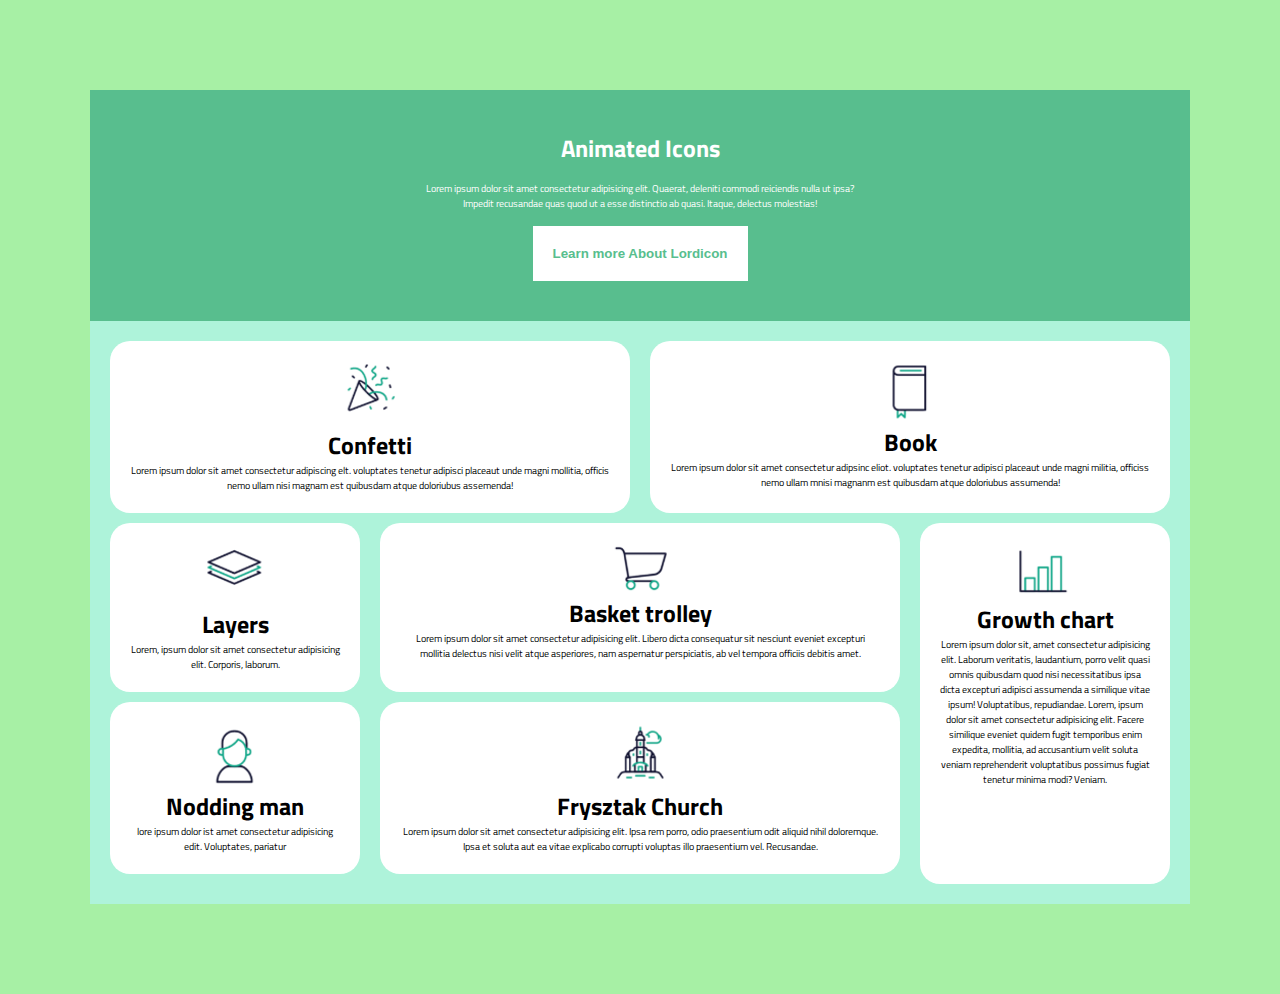
<file: index.html>
<!DOCTYPE html>
<html lang="en">
<head>
    <meta charset="UTF-8">
    <meta name="title" content="Grid">
    <meta name="description" content="reto de grid">
    <meta name="image" content="https://a.fsdn.com/allura/p/pseint/icon?1513717476&w=90">
    <meta name="theme-color" content="#3f29">
    <meta name="robots" content="index, follow">


    <meta name="viewport" content="width=device-width, initial-scale=1.0">
    <link rel="preconnect" href="https://fonts.googleapis.com">
    <link rel="preconnect" href="https://fonts.gstatic.com" crossorigin>
    <link href="https://fonts.googleapis.com/css2?family=Titillium+Web:ital,wght@0,200;0,300;0,400;0,600;0,700;0,900;1,200;1,300;1,400;1,600;1,700&display=swap" rel="stylesheet">
    <link rel="stylesheet" href="style.css">
    <title>practica sem3</title>
</head>
<body>
    <div class="contenedor">
        <div class="flex">
            <div class="item1">
                <h2>Animated Icons</h2>
                <p>Lorem ipsum dolor sit amet consectetur adipisicing elit. Quaerat, deleniti commodi reiciendis nulla ut ipsa?<br>
                    Impedit recusandae quas quod  ut a esse  distinctio ab quasi. Itaque, delectus molestias!</p>
                <button><strong>Learn more About Lordicon</strong></button>
            </div>
            <div class="grid">
                <div class="item2">
                    <img src="./img/1.png" alt="confeti">
                    <h2>Confetti</h2>
                    <p>Lorem ipsum dolor sit amet consectetur adipiscing elt. voluptates tenetur adipisci placeaut unde magni mollitia, officis nemo ullam nisi magnam est quibusdam atque doloriubus assemenda!</p>
                </div>
                <div class="item2">
                    <img src="img/2.png" alt="confeti">
                    <h2>Book</h2>
                    <p>Lorem ipsum dolor sit amet consectetur adipsinc eliot. voluptates tenetur adipisci placeaut unde magni militia, officiss nemo ullam mnisi magnanm est quibusdam atque doloriubus assumenda!</p>
                </div>
                <div class="item2">
                    <img src="img/3.png" alt="confeti">
                    <h2>Layers</h2>
                    <p>Lorem, ipsum dolor sit amet consectetur adipisicing elit. Corporis, laborum.</p>
                </div>
                <div class="item2">
                    <img src="img/4.png" alt="confeti">
                    <h2>Basket trolley</h2>
                    <p>Lorem ipsum dolor sit amet consectetur adipisicing elit. Libero dicta consequatur sit nesciunt eveniet excepturi mollitia delectus nisi velit atque asperiores, nam aspernatur perspiciatis, ab vel tempora officiis debitis amet.</p>
                </div>
                <div class="item2">
                    <img src="img/5.png" alt="confeti">
                    <h2>Growth chart</h2>
                    <p>Lorem ipsum dolor sit, amet consectetur adipisicing elit. Laborum veritatis, laudantium, porro velit quasi omnis quibusdam quod nisi necessitatibus ipsa dicta excepturi adipisci assumenda a similique vitae ipsum! Voluptatibus, repudiandae. Lorem, ipsum dolor sit amet consectetur adipisicing elit. Facere similique eveniet quidem fugit temporibus enim expedita, mollitia, ad accusantium velit soluta veniam reprehenderit voluptatibus possimus fugiat tenetur minima modi? Veniam.</p>
                </div>
                <div class="item2">
                    <img src="img/6.png" alt="confeti">
                    <h2>Nodding man</h2>
                    <p>lore ipsum dolor ist amet consectetur adipisicing edit. Voluptates, pariatur</p>
                </div>
                <div class="item2">
                    <img src="img/end.png" alt="confeti">
                    <h2>Frysztak Church</h2>
                    <p>Lorem ipsum dolor sit amet consectetur adipisicing elit. Ipsa rem porro, odio praesentium odit aliquid nihil doloremque. Ipsa et soluta aut ea vitae explicabo corrupti voluptas illo praesentium vel. Recusandae.</p>
                </div>
            </div>
        </div>
    </div>
</body>
</html>
</file>
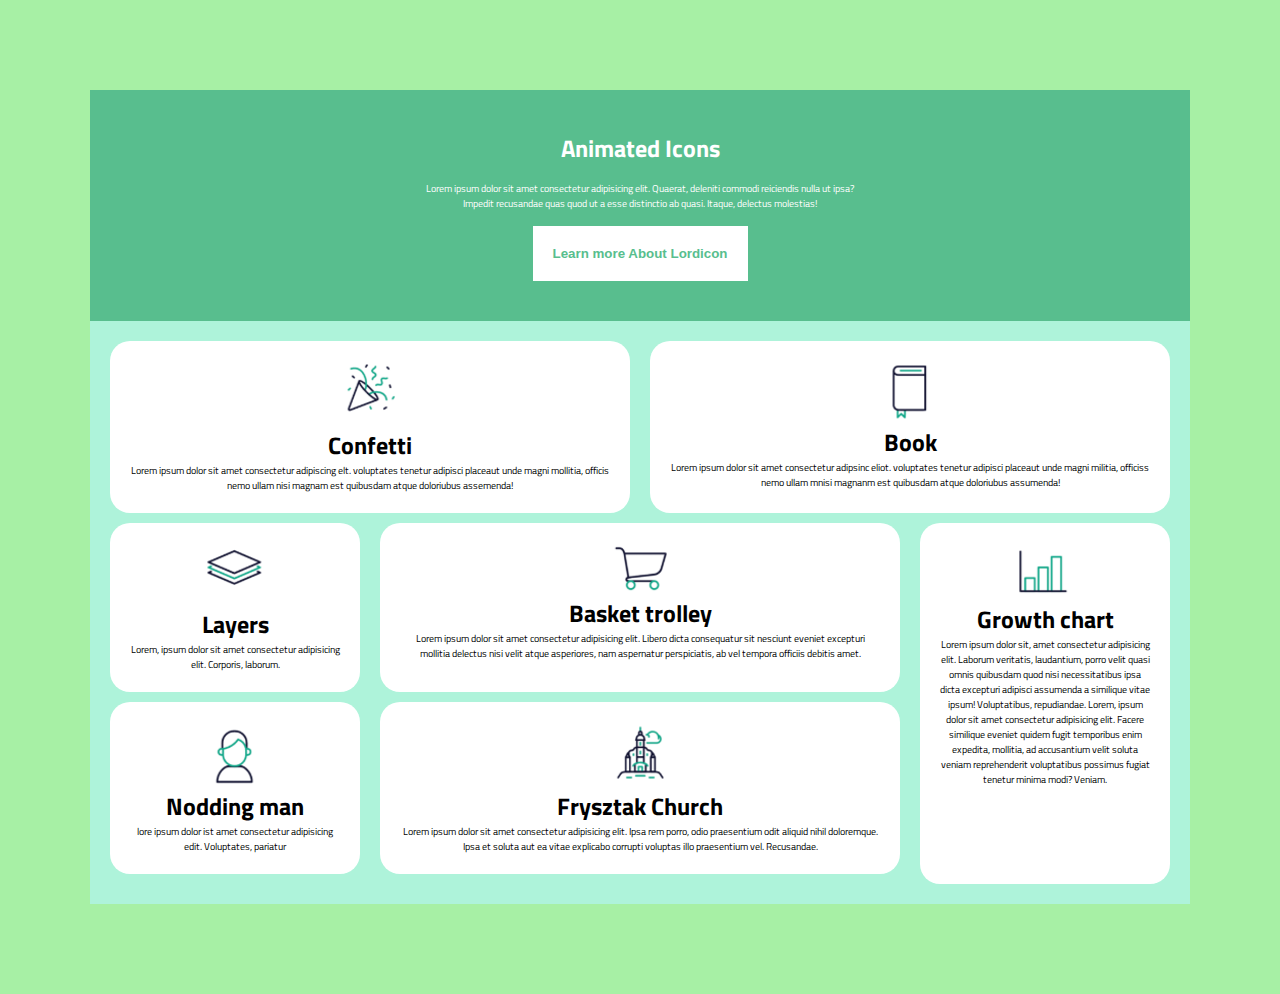
<file: grid.html>
<!DOCTYPE html>
<html lang="en">
<head>
    <meta charset="UTF-8">
    <meta name="viewport" content="width=device-width, initial-scale=1.0">
    <link rel="preconnect" href="https://fonts.googleapis.com">
    <link rel="preconnect" href="https://fonts.gstatic.com" crossorigin>
    <link href="https://fonts.googleapis.com/css2?family=Titillium+Web:ital,wght@0,200;0,300;0,400;0,600;0,700;0,900;1,200;1,300;1,400;1,600;1,700&display=swap" rel="stylesheet">
    <link rel="stylesheet" href="grid.css">
    <title>practica sem3</title>
</head>
<body>
    <div class="contenedor">
        <div class="flex">
            <div class="item1">
                <h2>Animated Icons</h2>
                <p>Lorem ipsum dolor sit amet consectetur adipisicing elit. Quaerat, deleniti commodi reiciendis nulla ut ipsa?<br>
                    Impedit recusandae quas quod  ut a esse  distinctio ab quasi. Itaque, delectus molestias!</p>
                <button><strong>Learn more About Lordicon</strong></button>
            </div>
            <div class="grid">
                <div class="item2">
                    <img src="./img/1.png" alt="confeti">
                    <h2>Confetti</h2>
                    <p>Lorem ipsum dolor sit amet consectetur adipiscing elt. voluptates tenetur adipisci placeaut unde magni mollitia, officis nemo ullam nisi magnam est quibusdam atque doloriubus assemenda!</p>
                </div>
                <div class="item2">
                    <img src="img/2.png" alt="confeti">
                    <h2>Book</h2>
                    <p>Lorem ipsum dolor sit amet consectetur adipsinc eliot. voluptates tenetur adipisci placeaut unde magni militia, officiss nemo ullam mnisi magnanm est quibusdam atque doloriubus assumenda!</p>
                </div>
                <div class="item2">
                    <img src="img/3.png" alt="confeti">
                    <h2>Layers</h2>
                    <p>Lorem, ipsum dolor sit amet consectetur adipisicing elit. Corporis, laborum.</p>
                </div>
                <div class="item2">
                    <img src="img/4.png" alt="confeti">
                    <h2>Basket trolley</h2>
                    <p>Lorem ipsum dolor sit amet consectetur adipisicing elit. Libero dicta consequatur sit nesciunt eveniet excepturi mollitia delectus nisi velit atque asperiores, nam aspernatur perspiciatis, ab vel tempora officiis debitis amet.</p>
                </div>
                <div class="item2">
                    <img src="img/5.png" alt="confeti">
                    <h2>Growth chart</h2>
                    <p>Lorem ipsum dolor sit, amet consectetur adipisicing elit. Laborum veritatis, laudantium, porro velit quasi omnis quibusdam quod nisi necessitatibus ipsa dicta excepturi adipisci assumenda a similique vitae ipsum! Voluptatibus, repudiandae. Lorem, ipsum dolor sit amet consectetur adipisicing elit. Facere similique eveniet quidem fugit temporibus enim expedita, mollitia, ad accusantium velit soluta veniam reprehenderit voluptatibus possimus fugiat tenetur minima modi? Veniam.</p>
                </div>
                <div class="item2">
                    <img src="img/6.png" alt="confeti">
                    <h2>Nodding man</h2>
                    <p>lore ipsum dolor ist amet consectetur adipisicing edit. Voluptates, pariatur</p>
                </div>
                <div class="item2">
                    <img src="img/end.png" alt="confeti">
                    <h2>Frysztak Church</h2>
                    <p>Lorem ipsum dolor sit amet consectetur adipisicing elit. Ipsa rem porro, odio praesentium odit aliquid nihil doloremque. Ipsa et soluta aut ea vitae explicabo corrupti voluptas illo praesentium vel. Recusandae.</p>
                </div>
            </div>
        </div>
    </div>
</body>
</html>
</file>
<file: style.css>
*{
    padding: 0px;
    margin: 0px;
    box-sizing: border-box;
}
body{
    background-color: #a7f0a5;
    font-family: "Titillium Web", sans-serif;
}

.contenedor{
    padding: 10vh;
}
.item1 {
    display: flex;
    flex-direction: column;
    align-items: center;  
    justify-content: center;
    padding: 40px 20px;
    gap: 15px;
    text-align: center;   
    color: white;
}

p {
    max-width: 600px;  
    font-size: 10px;
}

button{
    background-color: white;
    padding: 20px;
    border: none;
    color: #58BE8E;
}
.flex{
    background-color: #58BE8E;
}
.grid{
    padding: 20px;
    display: grid;
    background-color: #aef3da;
    grid-template-columns: repeat(4, 1fr); 
    grid-template-rows: auto auto auto;
    gap: 10px 20px;
    height: 5%;
}
.item2 {
   display: flex;
   flex-direction: column;
   align-items: center;
   padding: 20px;
   background-color: white;
   border-radius: 20px;
   gap: 0px;
   text-align: center;
}
.item2:nth-child(1){
    grid-column: 1/3;
    grid-row: 1;
}
.item2:nth-child(2){
    grid-column: 3/5;
    grid-row: 1;
}
.item2:nth-child(3){
    grid-column: 1/2;
    grid-row: 2;
}
.item2:nth-child(4){
    grid-column: 2/4;
    grid-row: 2;
}
.item2:nth-child(5){
    grid-column: 4/5;
    grid-row: 2/5;
}
.item2:nth-child(6){
    grid-column: 1/2;
    grid-row: 3;
}
.item2:nth-child(7){
    grid-column: 2/4;
    grid-row: 3;
}
</file>
<file: grid.css>
*{
    padding: 0px;
    margin: 0px;
    box-sizing: border-box;
}
body{
    background-color: #a7f0a5;
    font-family: "Titillium Web", sans-serif;
}

.contenedor{
    padding: 10vh;
}
.item1 {
    display: flex;
    flex-direction: column;
    align-items: center;  
    justify-content: center;
    padding: 40px 20px;
    gap: 15px;
    text-align: center;   
    color: white;
}

p {
    max-width: 600px;  
    font-size: 10px;
}

button{
    background-color: white;
    padding: 20px;
    border: none;
    color: #58BE8E;
}
.flex{
    background-color: #58BE8E;
}
.grid{
    padding: 20px;
    display: grid;
    background-color: #aef3da;
    grid-template-columns: repeat(4, 1fr); 
    grid-template-rows: auto auto auto;
    gap: 10px 20px;
    height: 5%;
}
.item2 {
   display: flex;
   flex-direction: column;
   align-items: center;
   padding: 20px;
   background-color: white;
   border-radius: 20px;
   gap: 0px;
   text-align: center;
}
.item2:nth-child(1){
    grid-column: 1/3;
    grid-row: 1;
}
.item2:nth-child(2){
    grid-column: 3/5;
    grid-row: 1;
}
.item2:nth-child(3){
    grid-column: 1/2;
    grid-row: 2;
}
.item2:nth-child(4){
    grid-column: 2/4;
    grid-row: 2;
}
.item2:nth-child(5){
    grid-column: 4/5;
    grid-row: 2/5;
}
.item2:nth-child(6){
    grid-column: 1/2;
    grid-row: 3;
}
.item2:nth-child(7){
    grid-column: 2/4;
    grid-row: 3;
}
</file>
